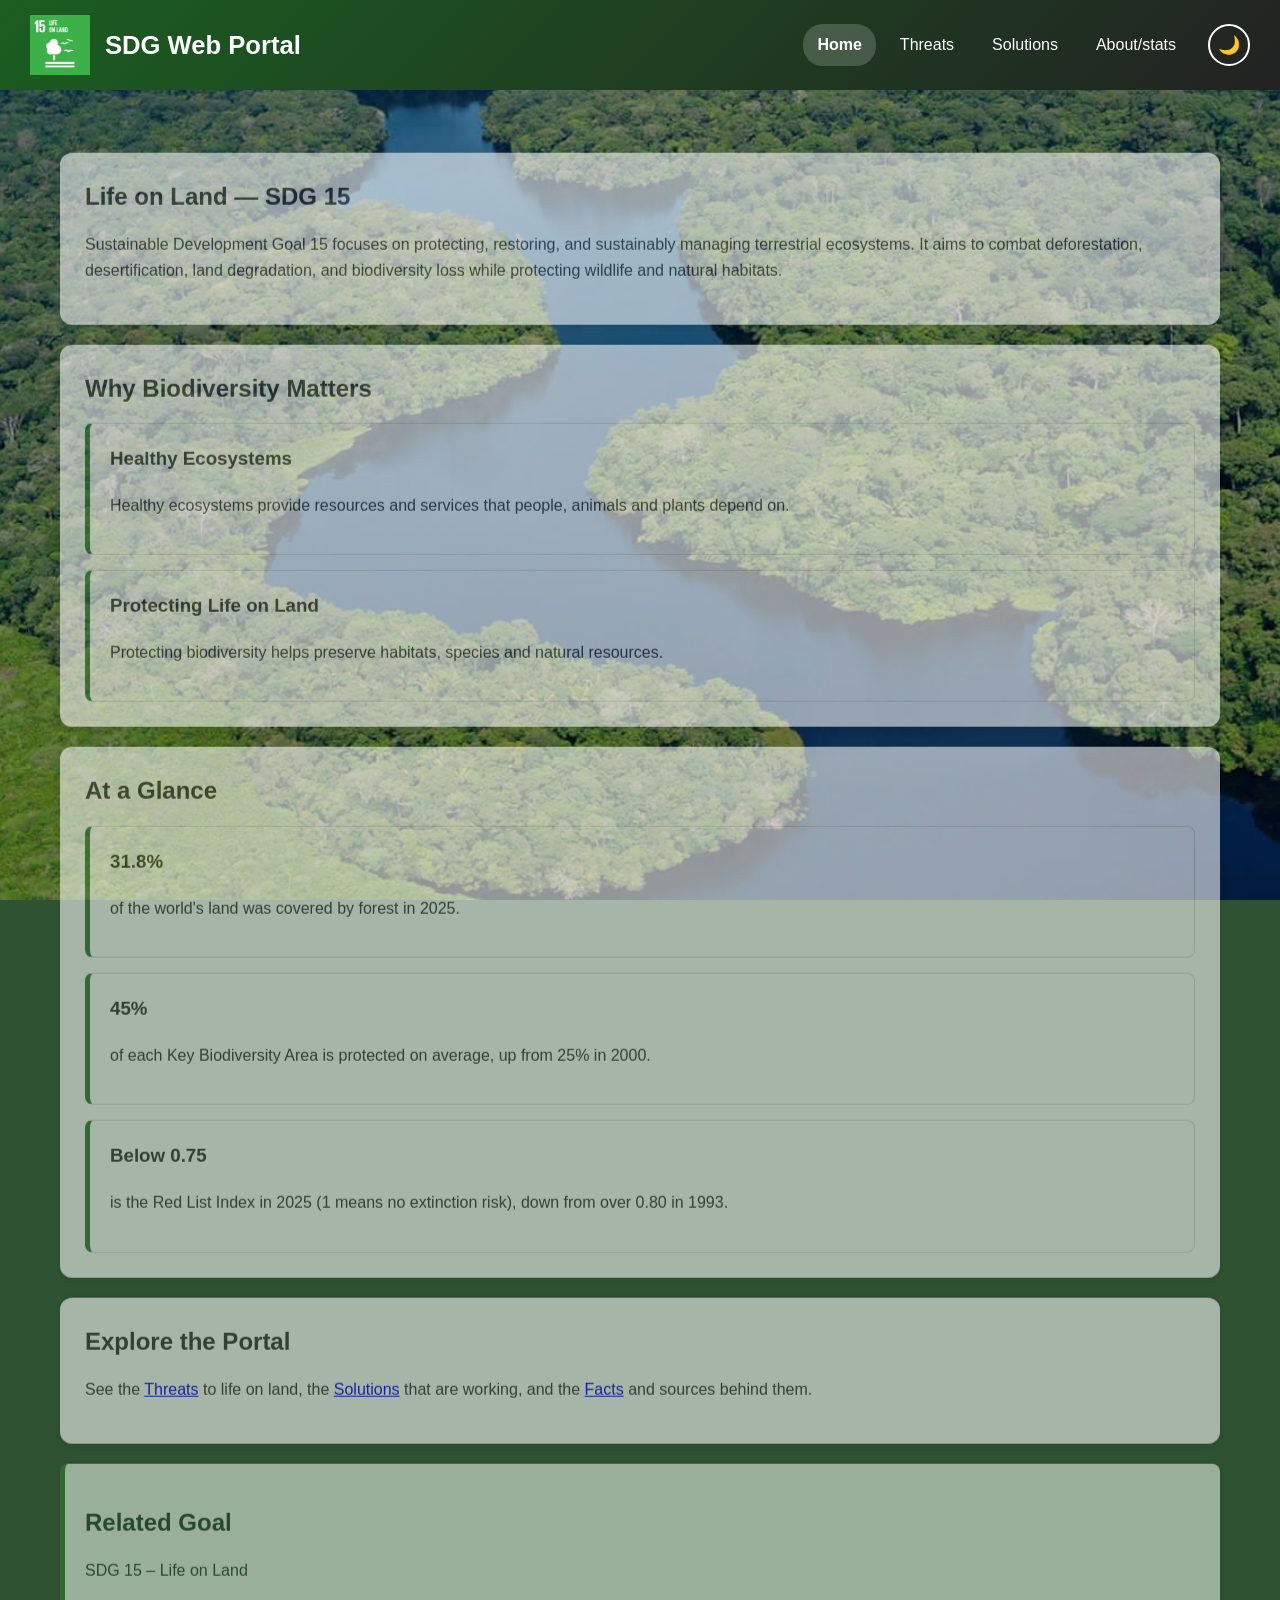
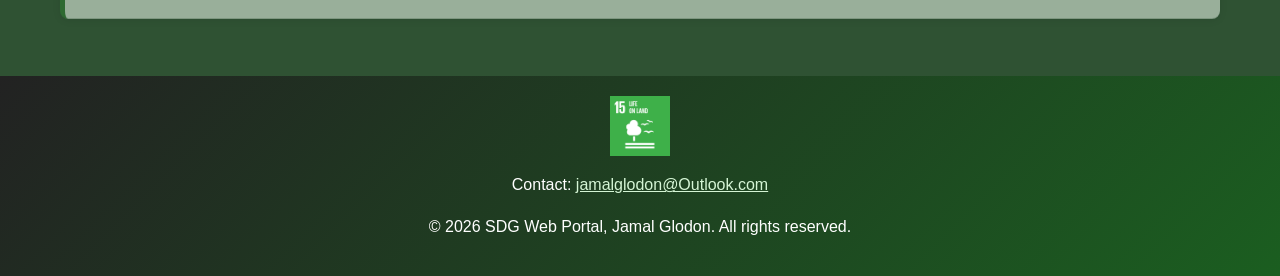
<file: index.html>
<!DOCTYPE html>
<html lang="en">

<head>
    <meta charset="UTF-8">
    <meta name="viewport" content="width=device-width, initial-scale=1.0">
    <meta http-equiv="refresh" content="0; url=html%20pages/index.html">
    <title>SDG 15 - Biodiversity and Ecosystems</title>
</head>

<body>
    <p>
        If you are not redirected automatically,
        <a href="html%20pages/index.html">click here to continue</a>.
    </p>
</body>

</html>
</file>
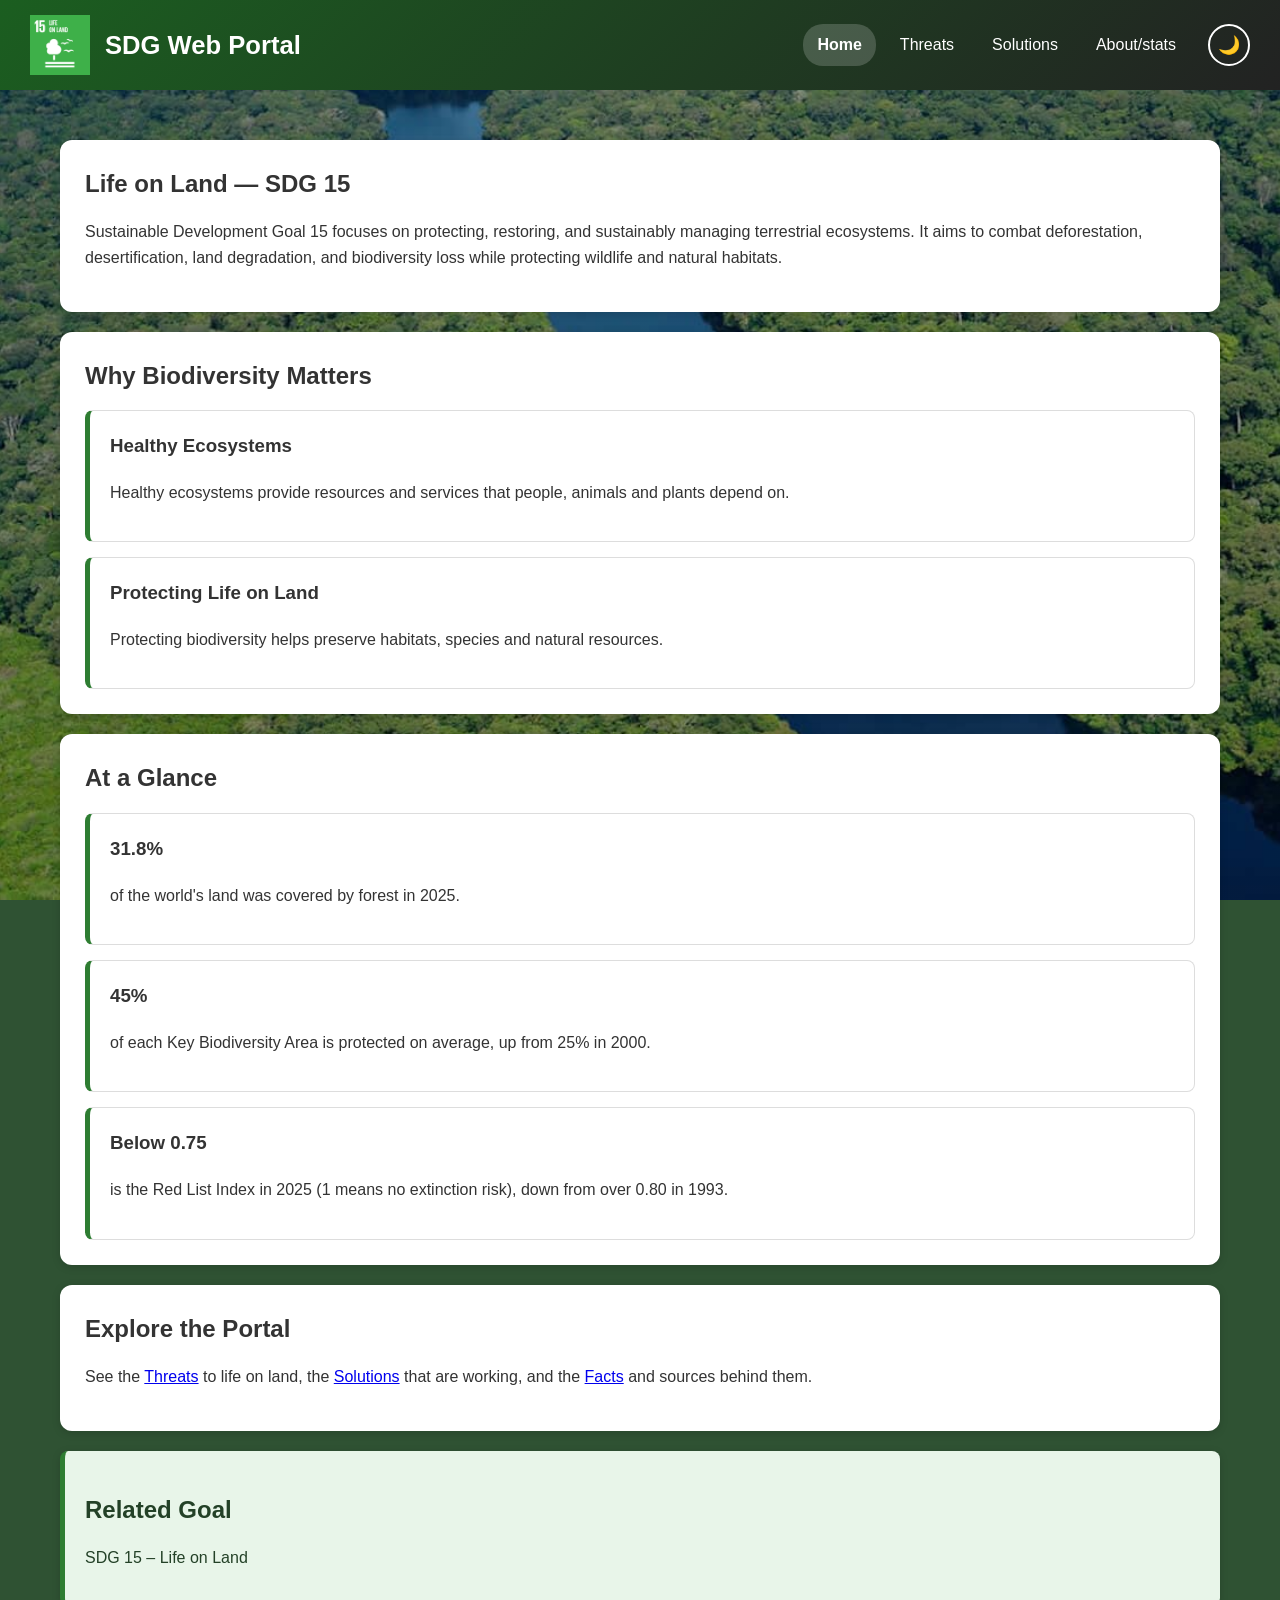
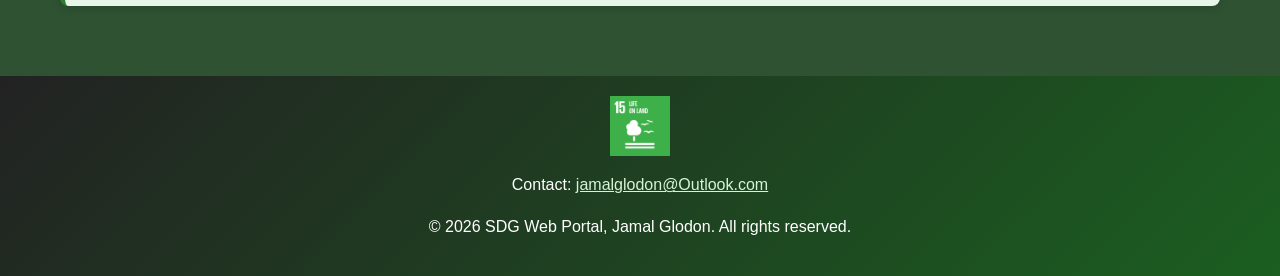
<file: html pages/index.html>
<!DOCTYPE html>
<html lang="en">

<head>
    <meta charset="UTF-8">
    <meta name="viewport" content="width=device-width, initial-scale=1.0">
    <title>Home - Biodiversity and Ecosystems</title>
    <link rel="stylesheet" href="../css/cs.css">
</head>

<body class="bg-home">
    <header>
        <button id="themeToggle" aria-label="Toggle dark or light mode">🌙</button>
        <a href="index.html">
            <img src="../images/logo-for-project.png" alt="Go to the welcome page" class="header-image">
        </a>
        <h1>SDG Web Portal</h1>

        <nav>
            <a href="index.html" aria-current="page">Home</a>
            <a href="Threats.html">Threats</a>
            <a href="Solutions.html">Solutions</a>
            <a href="About.html">About/stats</a>
        </nav>
    </header>

    <main>
        <section>
            <h2>Life on Land — SDG 15</h2>

            <p>
                Sustainable Development Goal 15 focuses on protecting, restoring, and sustainably managing terrestrial ecosystems. It aims to combat deforestation, desertification, land degradation, and biodiversity loss while protecting wildlife and natural habitats.
            </p>
        </section>

        <section>
            <h2>Why Biodiversity Matters</h2>

            <article>
                <h3>Healthy Ecosystems</h3>
                <p>
                    Healthy ecosystems provide resources and services
                    that people, animals and plants depend on.
                </p>
            </article>

            <article>
                <h3>Protecting Life on Land</h3>
                <p>
                    Protecting biodiversity helps preserve habitats,
                    species and natural resources.
                </p>
            </article>
        </section>

        <section>
            <h2>At a Glance</h2>

            <article>
                <h3>31.8%</h3>
                <p>of the world's land was covered by forest in 2025.</p>
            </article>

            <article>
                <h3>45%</h3>
                <p>of each Key Biodiversity Area is protected on average, up from 25% in 2000.</p>
            </article>

            <article>
                <h3>Below 0.75</h3>
                <p>is the Red List Index in 2025 (1 means no extinction risk), down from over 0.80 in 1993.</p>
            </article>
        </section>

        <section>
            <h2>Explore the Portal</h2>
            <p>
                See the <a href="Threats.html">Threats</a> to life on land, the
                <a href="Solutions.html">Solutions</a> that are working, and the
                <a href="About.html">Facts</a> and sources behind them.
            </p>
        </section>

        <aside>
            <h2>Related Goal</h2>
            <p>SDG 15 – Life on Land</p>
        </aside>
    </main>

    <footer>
        <img src="../images/logo-for-project.png" alt="SDG Web Portal logo" class="header-image">

        <p>
            Contact:
            <a href="mailto:jamalglodon@Outlook.com?subject=SDG%2015%20Web%20Portal%20Enquiry">
                jamalglodon@Outlook.com
            </a>
        </p>

        <p>&copy; 2026 SDG Web Portal, Jamal Glodon. All rights reserved.</p>
    </footer>

    <script src="../js/js.js"></script>
</body>

</html>
</file>
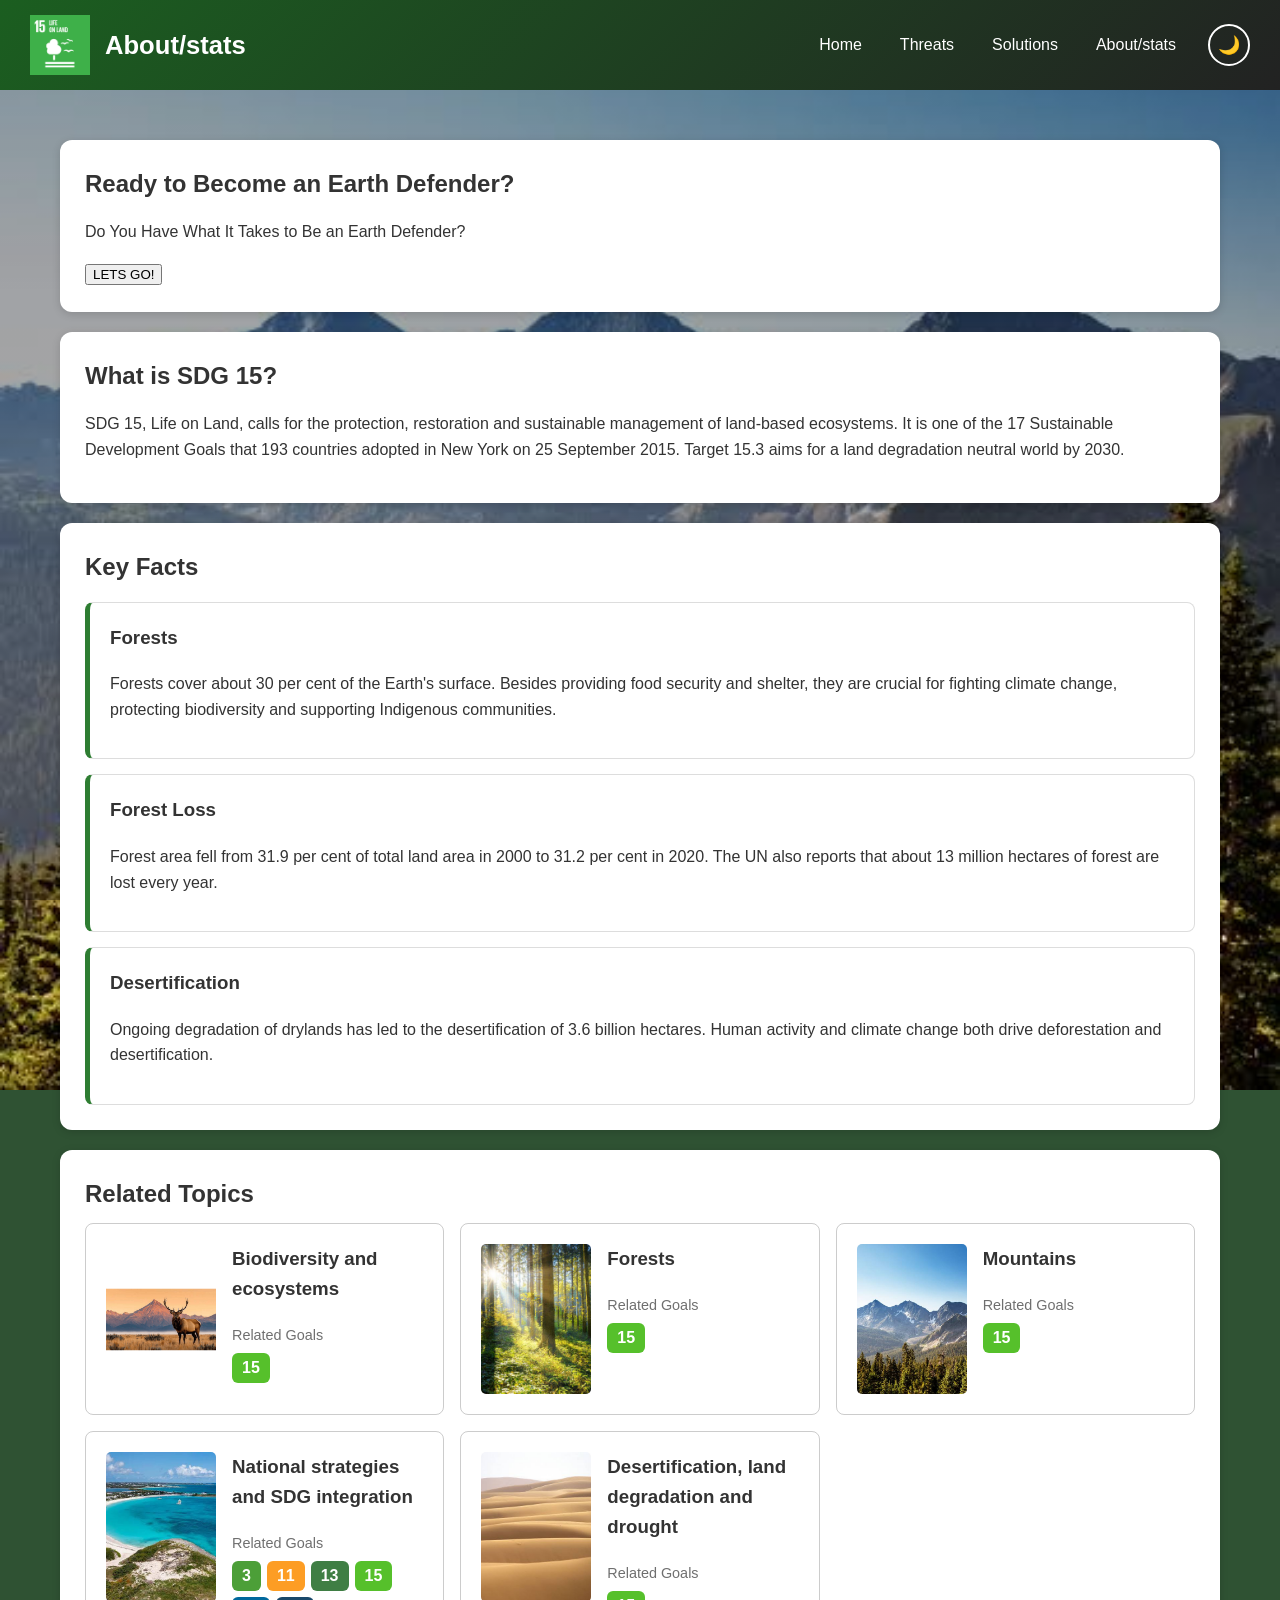
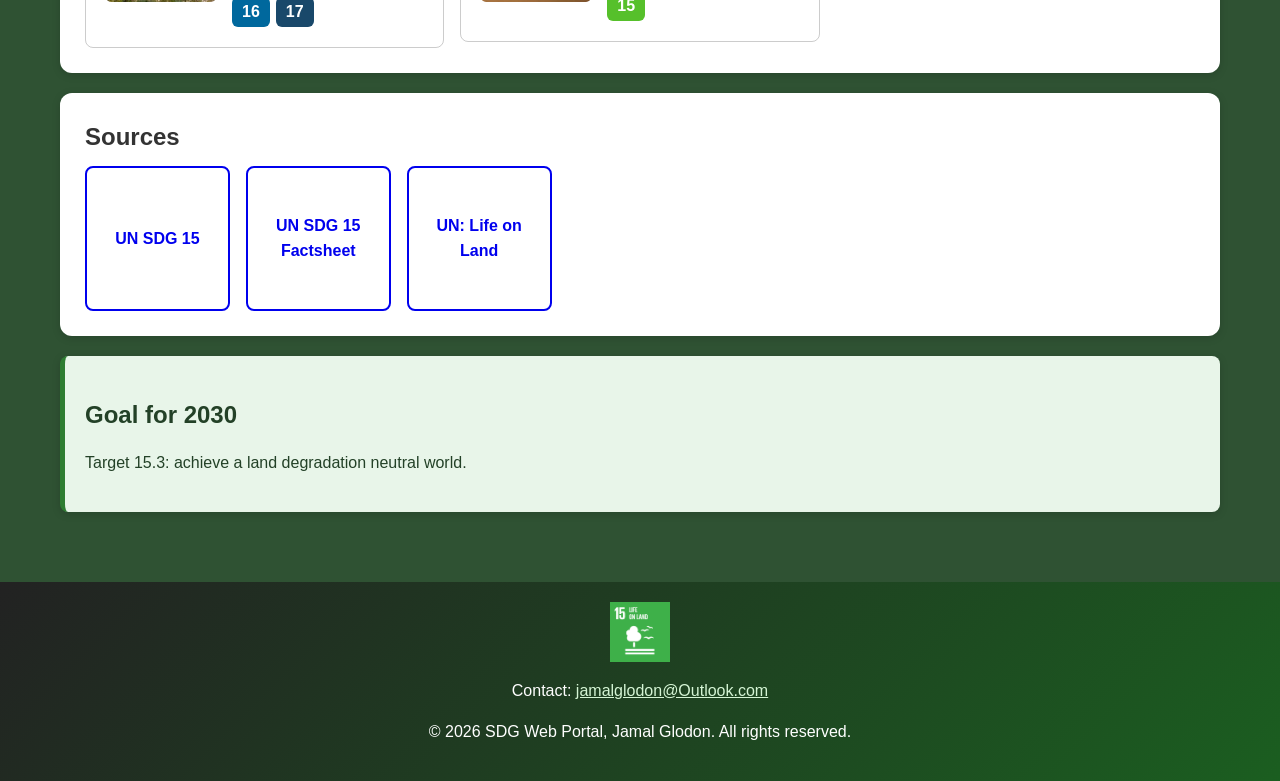
<file: html pages/About.html>
<!DOCTYPE html>
<html lang="en">

<head>
    <meta charset="UTF-8">
    <meta name="viewport" content="width=device-width, initial-scale=1.0">
    <title>About/Facts - Biodiversity and Ecosystems</title>

    <link rel="stylesheet" href="../css/cs.css">
    <!-- Start loading the background photo early to avoid a grey flash -->
    <link rel="preload" as="image" href="../images/Amazon-Rainforest.jpg">
</head>

<body class="bg-facts">
    <header>
        <!-- Icon button: moon in day mode, sun in night mode -->
        <button id="themeToggle" aria-label="Toggle dark or light mode">🌙</button>
        <a href="index.html">
            <img src="../images/logo-for-project.png" alt="Go to the welcome page" class="header-image">
        </a>
        <h1>About/stats</h1>

        <nav>
            <a href="index.html">Home</a>
            <a href="Threats.html">Threats</a>
            <a href="Solutions.html">Solutions</a>
            <a href="About.html">About/stats</a>
        </nav>
    </header>

    <main>
        <section id="explore" class="cta">
            <h2>Ready to Become an Earth Defender?</h2>
            <p>Do You Have What It Takes to Be an Earth Defender?</p>
            <form action="quiz.html">
                <button type="submit" class="btn">LETS GO! </button>
            </form>
            </section>
        <section>
            <h2>What is SDG 15?</h2>

            <p>
                SDG 15, Life on Land, calls for the protection, restoration and sustainable
                management of land-based ecosystems. It is one of the 17 Sustainable
                Development Goals that 193 countries adopted in New York on 25 September 2015.
                Target 15.3 aims for a land degradation neutral world by 2030.
            </p>
        </section>

        <section>
            <h2>Key Facts</h2>

            <article>
                <h3>Forests</h3>
                <p>
                    Forests cover about 30 per cent of the Earth's surface. Besides providing
                    food security and shelter, they are crucial for fighting climate change,
                    protecting biodiversity and supporting Indigenous communities.
                </p>
            </article>

            <article>
                <h3>Forest Loss</h3>
                <p>
                    Forest area fell from 31.9 per cent of total land area in 2000 to
                    31.2 per cent in 2020. The UN also reports that about 13 million hectares
                    of forest are lost every year.
                </p>
            </article>

            <article>
                <h3>Desertification</h3>
                <p>
                    Ongoing degradation of drylands has led to the desertification of
                    3.6 billion hectares. Human activity and climate change both drive
                    deforestation and desertification.
                </p>
            </article>
        </section>

        <section>
            <h2>Related Topics</h2>

            <div class="topic-grid">

                <a href="https://sdgs.un.org/topics/biodiversity-and-ecosystems">
                    <article class="topic-card">
                        <img src="../images/elk-1.png" alt="Elk in a mountain meadow">
                        <div class="topic-info">
                            <h3>Biodiversity and ecosystems</h3>
                            <p class="goals-label">Related Goals</p>
                            <div class="goal-badges">
                                <span class="badge goal-15">15</span>
                            </div>
                        </div>
                    </article>
                </a>

                <a href="https://sdgs.un.org/topics/forests">
                    <article class="topic-card">
                        <img src="../images/sun-light-thr-forest.jpg" alt="Sunlight through a forest">
                        <div class="topic-info">
                            <h3>Forests</h3>
                            <p class="goals-label">Related Goals</p>
                            <div class="goal-badges">
                                <span class="badge goal-15">15</span>
                            </div>
                        </div>
                    </article>
                </a>

                <a href="https://sdgs.un.org/topics/mountains">
                    <article class="topic-card">
                        <img src="../images/mountains.jpg" alt="Mountains">
                        <div class="topic-info">
                            <h3>Mountains</h3>
                            <p class="goals-label">Related Goals</p>
                            <div class="goal-badges">
                                <span class="badge goal-15">15</span>
                            </div>
                        </div>
                    </article>
                </a>

                <a href="https://sdgs.un.org/topics/national-sustainable-development-strategies">
                    <article class="topic-card">
                        <img src="../images/tropical-waters.jpg" alt="Clear tropical water">
                        <div class="topic-info">
                            <h3>National strategies and SDG integration</h3>
                            <p class="goals-label">Related Goals</p>
                            <div class="goal-badges">
                                <span class="badge goal-3">3</span>
                                <span class="badge goal-11">11</span>
                                <span class="badge goal-13">13</span>
                                <span class="badge goal-15">15</span>
                                <span class="badge goal-16">16</span>
                                <span class="badge goal-17">17</span>
                            </div>
                        </div>
                    </article>
                </a>

                <a href="https://sdgs.un.org/topics/desertification-land-degradation-and-drought">
                    <article class="topic-card">
                        <img src="../images/sandDunes.jpg" alt="Sand dunes">
                        <div class="topic-info">
                            <h3>Desertification, land degradation and drought</h3>
                            <p class="goals-label">Related Goals</p>
                            <div class="goal-badges">
                                <span class="badge goal-15">15</span>
                            </div>
                        </div>
                    </article>
                </a>

            </div>
        </section>

        <section>
            <h2>Sources</h2>

            <ul class="source-grid">
                <li>
                    <a class="source-card" href="https://sdgs.un.org/goals/goal15" target="_blank" rel="noopener">
                        UN SDG 15
                    </a>
                </li>
                <li>
                    <a class="source-card" href="https://sdgs.un.org/sites/default/files/2022-07/SDG15_FACTSHEET.pdf"
                        target="_blank" rel="noopener">
                        UN SDG 15 Factsheet
                    </a>
                </li>
                <li>
                    <a class="source-card" href="https://www.un.org/en/node/82132" target="_blank" rel="noopener">
                        UN: Life on Land
                    </a>
                </li>
            </ul>
        </section>

        <aside>
            <h2>Goal for 2030</h2>
            <p>Target 15.3: achieve a land degradation neutral world.</p>
        </aside>

    </main>

    <footer>
        <img src="../images/logo-for-project.png" alt="SDG Web Portal logo" class="header-image">

        <p>
            Contact:
            <a href="mailto:jamalglodon@Outlook.com?subject=SDG%2015%20Web%20Portal%20Enquiry">
                jamalglodon@Outlook.com
            </a>
        </p>

        <p>&copy; 2026 SDG Web Portal, Jamal Glodon. All rights reserved.</p>
    </footer>

    <script src="../js/js.js"></script>
</body>

</html>
</file>
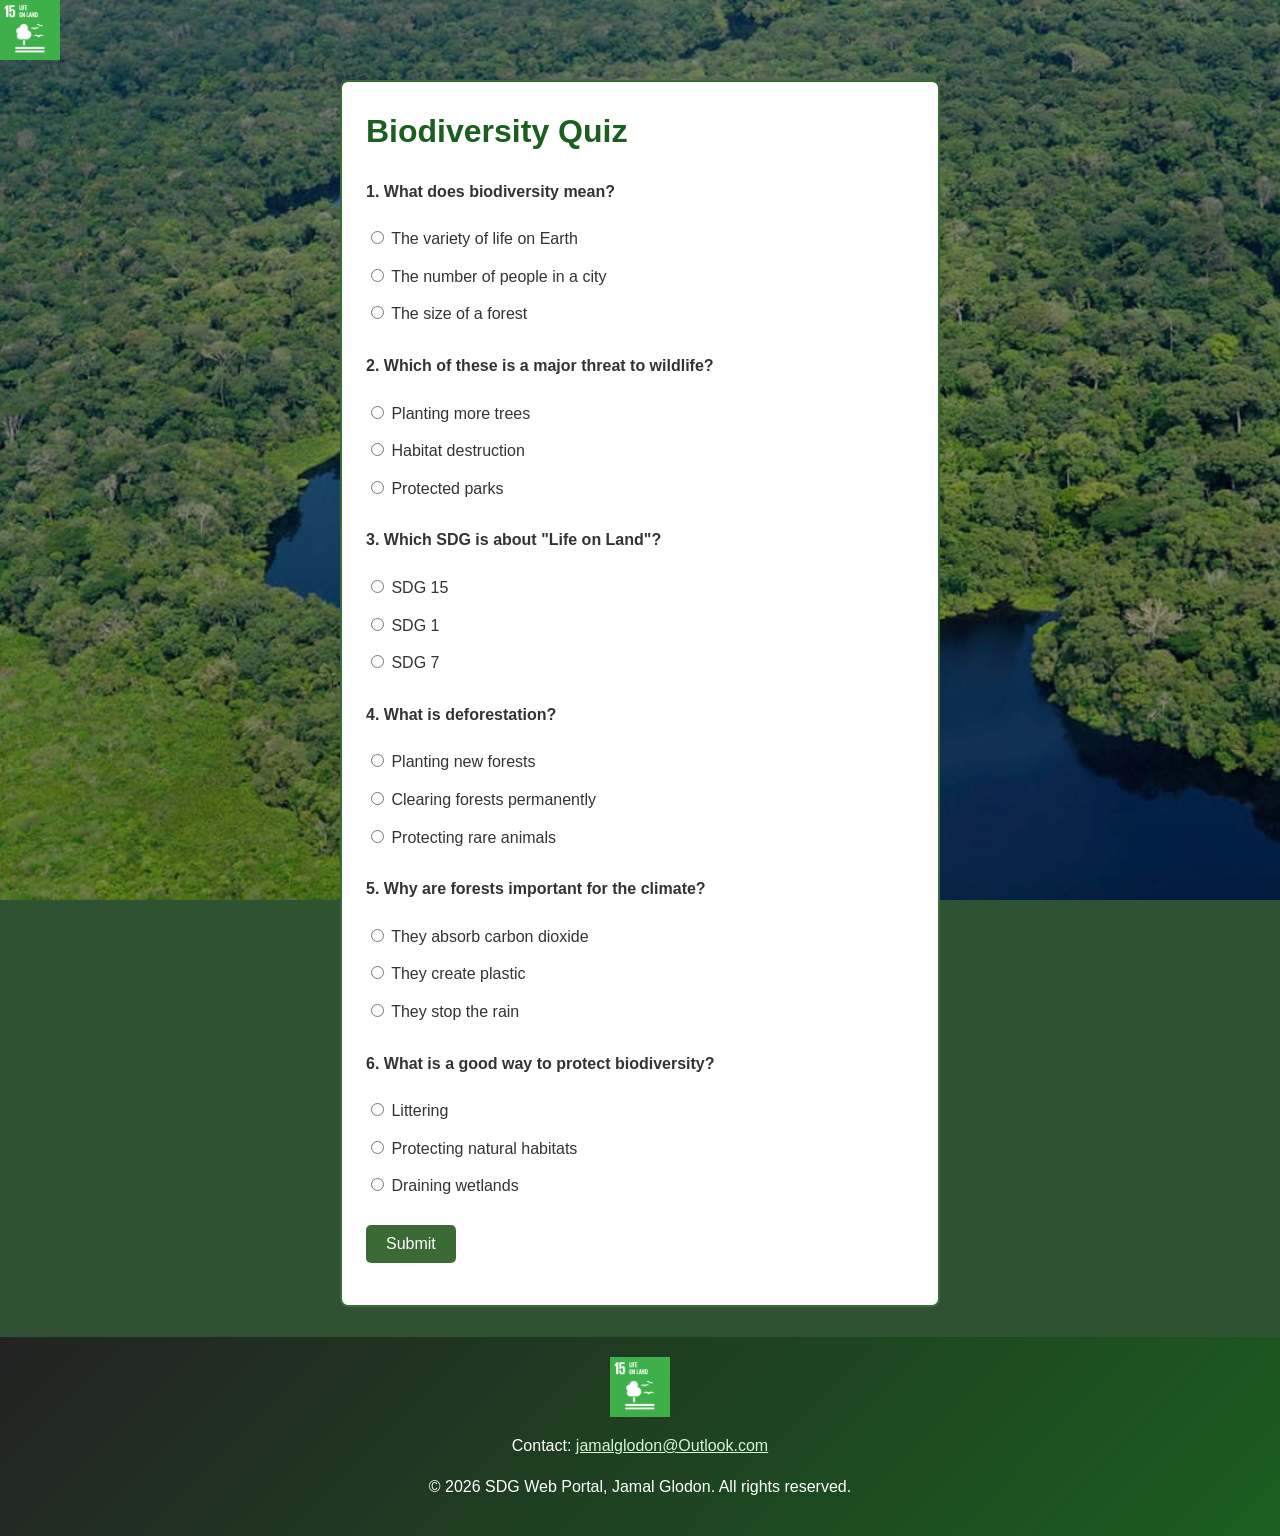
<file: html pages/quiz.html>
<!DOCTYPE html>
<html lang="en">
<head>
  <meta charset="UTF-8">
  <meta name="viewport" content="width=device-width, initial-scale=1">
  <link rel="stylesheet" href="../css/cs.css">
  <title>Biodiversity Quiz</title>


</head>

<body>
      <a href="index.html" class="logo">
            <img  src="../images/logo-for-project.png" alt="Go to the welcome page" >
      </a>
  <div class="quiz-box">
    <h1>Biodiversity Quiz</h1>

    <div class="question">
      <p>1. What does biodiversity mean?</p>
      <label><input type="radio" name="q1" value="a"> The variety of life on Earth</label>
      <label><input type="radio" name="q1" value="b"> The number of people in a city</label>
      <label><input type="radio" name="q1" value="c"> The size of a forest</label>
    </div>

    <div class="question">
      <p>2. Which of these is a major threat to wildlife?</p>
      <label><input type="radio" name="q2" value="a"> Planting more trees</label>
      <label><input type="radio" name="q2" value="b"> Habitat destruction</label>
      <label><input type="radio" name="q2" value="c"> Protected parks</label>
    </div>

    <div class="question">
      <p>3. Which SDG is about "Life on Land"?</p>
      <label><input type="radio" name="q3" value="a"> SDG 15</label>
      <label><input type="radio" name="q3" value="b"> SDG 1</label>
      <label><input type="radio" name="q3" value="c"> SDG 7</label>
    </div>

        <div class="question">
      <p>4. What is deforestation?</p>
      <label><input type="radio" name="q4" value="a"> Planting new forests</label>
      <label><input type="radio" name="q4" value="b"> Clearing forests permanently</label>
      <label><input type="radio" name="q4" value="c"> Protecting rare animals</label>
    </div>

    <div class="question">
      <p>5. Why are forests important for the climate?</p>
      <label><input type="radio" name="q5" value="a"> They absorb carbon dioxide</label>
      <label><input type="radio" name="q5" value="b"> They create plastic</label>
      <label><input type="radio" name="q5" value="c"> They stop the rain</label>
    </div>

    <div class="question">
      <p>6. What is a good way to protect biodiversity?</p>
      <label><input type="radio" name="q6" value="a"> Littering</label>
      <label><input type="radio" name="q6" value="b"> Protecting natural habitats</label>
      <label><input type="radio" name="q6" value="c"> Draining wetlands</label>
    </div>

    <button onclick="checkAnswers()">Submit</button>
    <p id="result"></p>
  </div>

  
    
    <script src="../js/js.js"></script>
 
</body>
    <footer>
        <img src="../images/logo-for-project.png" alt="SDG Web Portal logo" class="header-image">

        <p>
            Contact:
            <a href="mailto:jamalglodon@Outlook.com?subject=SDG%2015%20Web%20Portal%20Enquiry">
                jamalglodon@Outlook.com
            </a>
        </p>

        <p>&copy; 2026 SDG Web Portal, Jamal Glodon. All rights reserved.</p>
    </footer>
</html>
</file>
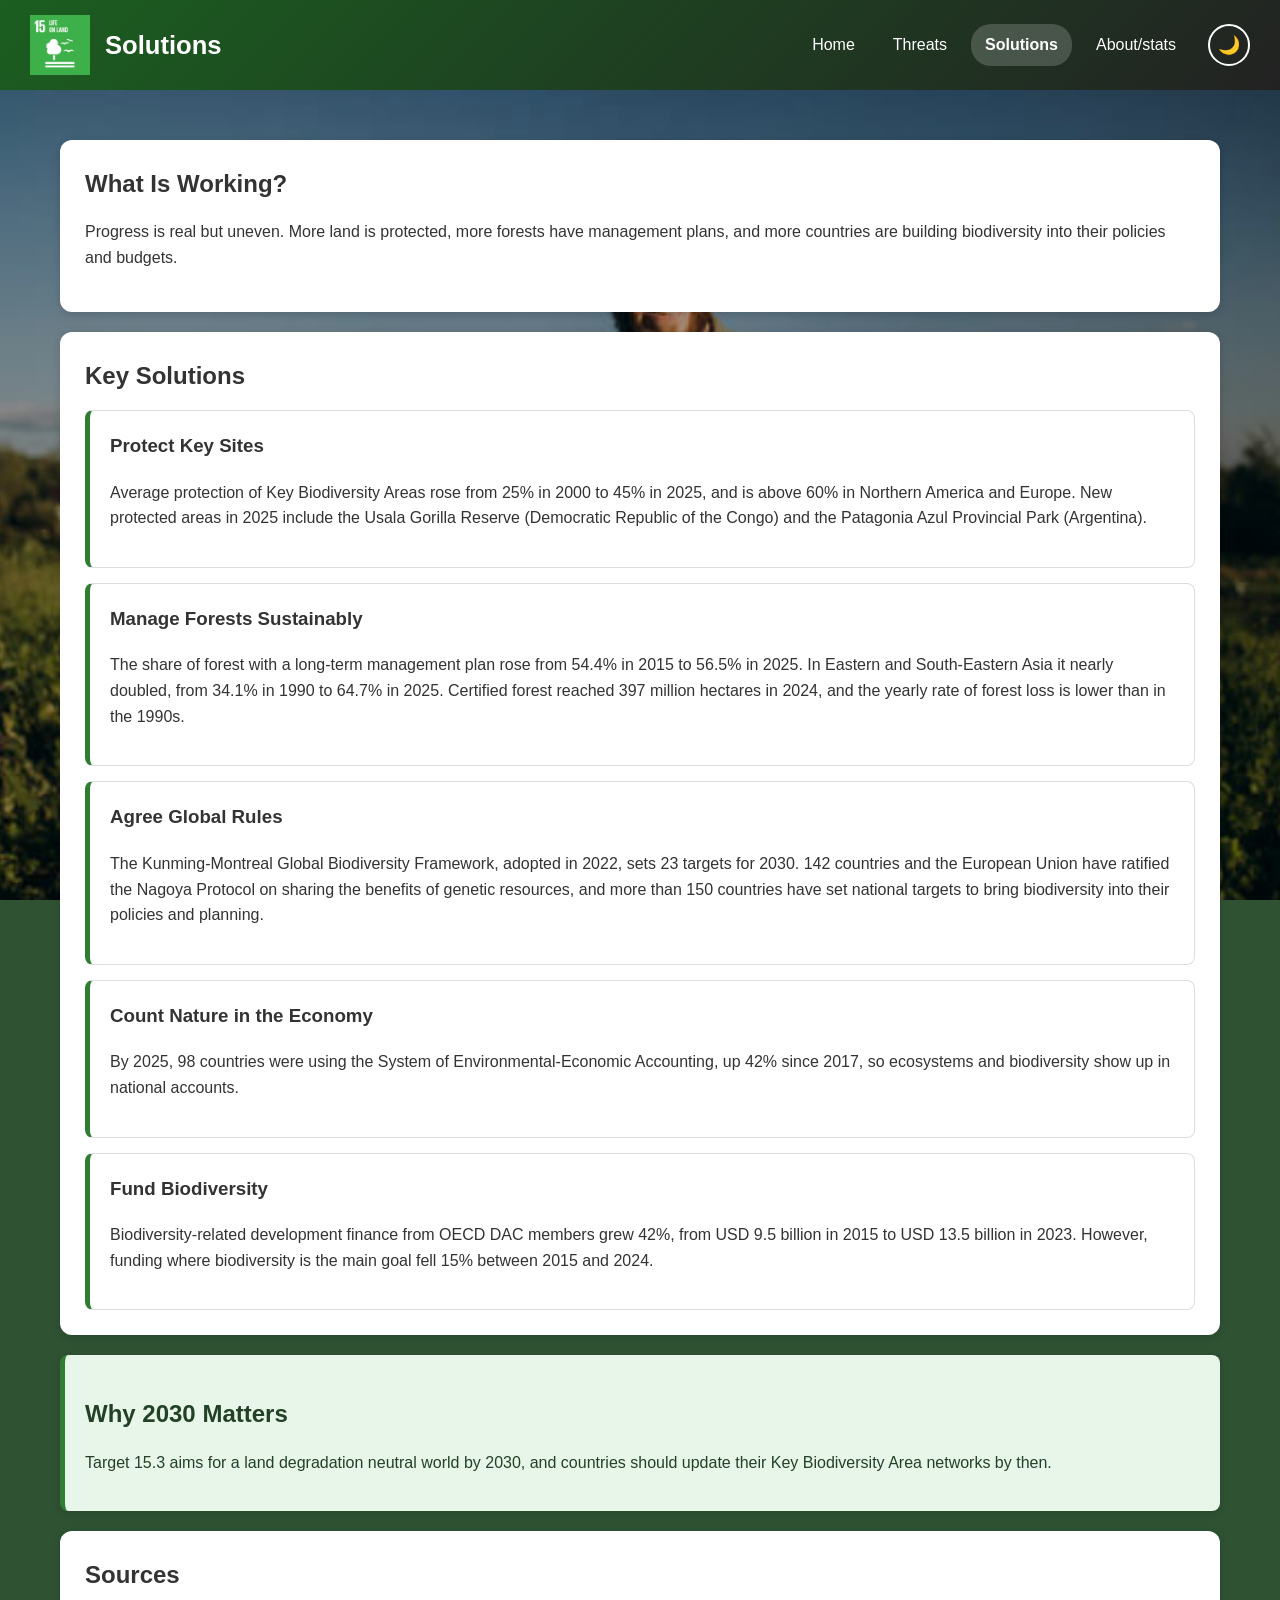
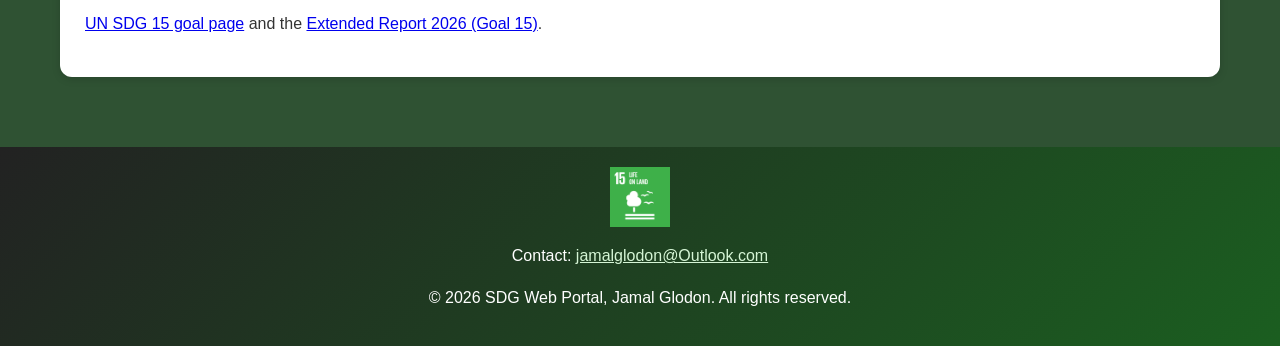
<file: html pages/Solutions.html>
<!DOCTYPE html>
<html lang="en">

<head>
    <meta charset="UTF-8">
    <meta name="viewport" content="width=device-width, initial-scale=1.0">
    <title>Solutions - Biodiversity and Ecosystems</title>

    <link rel="stylesheet" href="../css/cs.css">
</head>

<body class="bg-solutions">
    <header>
        <button id="themeToggle" aria-label="Toggle dark or light mode">🌙</button>
        <a href="index.html">
            <img src="../images/logo-for-project.png" alt="Go to the welcome page" class="header-image">
        </a>
        <h1>Solutions</h1>

        <nav>
            <a href="index.html">Home</a>
            <a href="Threats.html">Threats</a>
            <a href="Solutions.html" aria-current="page">Solutions</a>
            <a href="About.html">About/stats</a>
        </nav>
    </header>

    <main>
        <section>
            <h2>What Is Working?</h2>
            <p>
                Progress is real but uneven. More land is protected, more forests have
                management plans, and more countries are building biodiversity into their
                policies and budgets.
            </p>
        </section>

        <section>
            <h2>Key Solutions</h2>

            <article>
                <h3>Protect Key Sites</h3>
                <p>
                    Average protection of Key Biodiversity Areas rose from 25% in 2000 to 45% in
                    2025, and is above 60% in Northern America and Europe. New protected areas
                    in 2025 include the Usala Gorilla Reserve (Democratic Republic of the Congo)
                    and the Patagonia Azul Provincial Park (Argentina).
                </p>
            </article>

            <article>
                <h3>Manage Forests Sustainably</h3>
                <p>
                    The share of forest with a long-term management plan rose from 54.4% in 2015
                    to 56.5% in 2025. In Eastern and South-Eastern Asia it nearly doubled, from
                    34.1% in 1990 to 64.7% in 2025. Certified forest reached 397 million hectares
                    in 2024, and the yearly rate of forest loss is lower than in the 1990s.
                </p>
            </article>

            <article>
                <h3>Agree Global Rules</h3>
                <p>
                    The Kunming-Montreal Global Biodiversity Framework, adopted in 2022, sets
                    23 targets for 2030. 142 countries and the European Union have ratified the
                    Nagoya Protocol on sharing the benefits of genetic resources, and more than
                    150 countries have set national targets to bring biodiversity into their
                    policies and planning.
                </p>
            </article>

            <article>
                <h3>Count Nature in the Economy</h3>
                <p>
                    By 2025, 98 countries were using the System of Environmental-Economic
                    Accounting, up 42% since 2017, so ecosystems and biodiversity show up in
                    national accounts.
                </p>
            </article>

            <article>
                <h3>Fund Biodiversity</h3>
                <p>
                    Biodiversity-related development finance from OECD DAC members grew 42%,
                    from USD 9.5 billion in 2015 to USD 13.5 billion in 2023. However, funding
                    where biodiversity is the main goal fell 15% between 2015 and 2024.
                </p>
            </article>
        </section>

        <aside>
            <h2>Why 2030 Matters</h2>
            <p>
                Target 15.3 aims for a land degradation neutral world by 2030, and countries
                should update their Key Biodiversity Area networks by then.
            </p>
        </aside>

        <section>
            <h2>Sources</h2>
            <p>
                <a href="https://sdgs.un.org/goals/goal15" target="_blank" rel="noopener">UN SDG 15 goal page</a>
                and the
                <a href="https://unstats.un.org/sdgs/report/2026/extended-report/Extended-Report-2026_Goal-15.pdf"
                    target="_blank" rel="noopener">Extended Report 2026 (Goal 15)</a>.
            </p>
        </section>
    </main>

    <footer>
        <img src="../images/logo-for-project.png" alt="SDG Web Portal logo" class="header-image">

        <p>
            Contact:
            <a href="mailto:jamalglodon@Outlook.com?subject=SDG%2015%20Web%20Portal%20Enquiry">
                jamalglodon@Outlook.com
            </a>
        </p>

        <p>&copy; 2026 SDG Web Portal, Jamal Glodon. All rights reserved.</p>
    </footer>

    <script src="../js/js.js"></script>
</body>

</html>
</file>
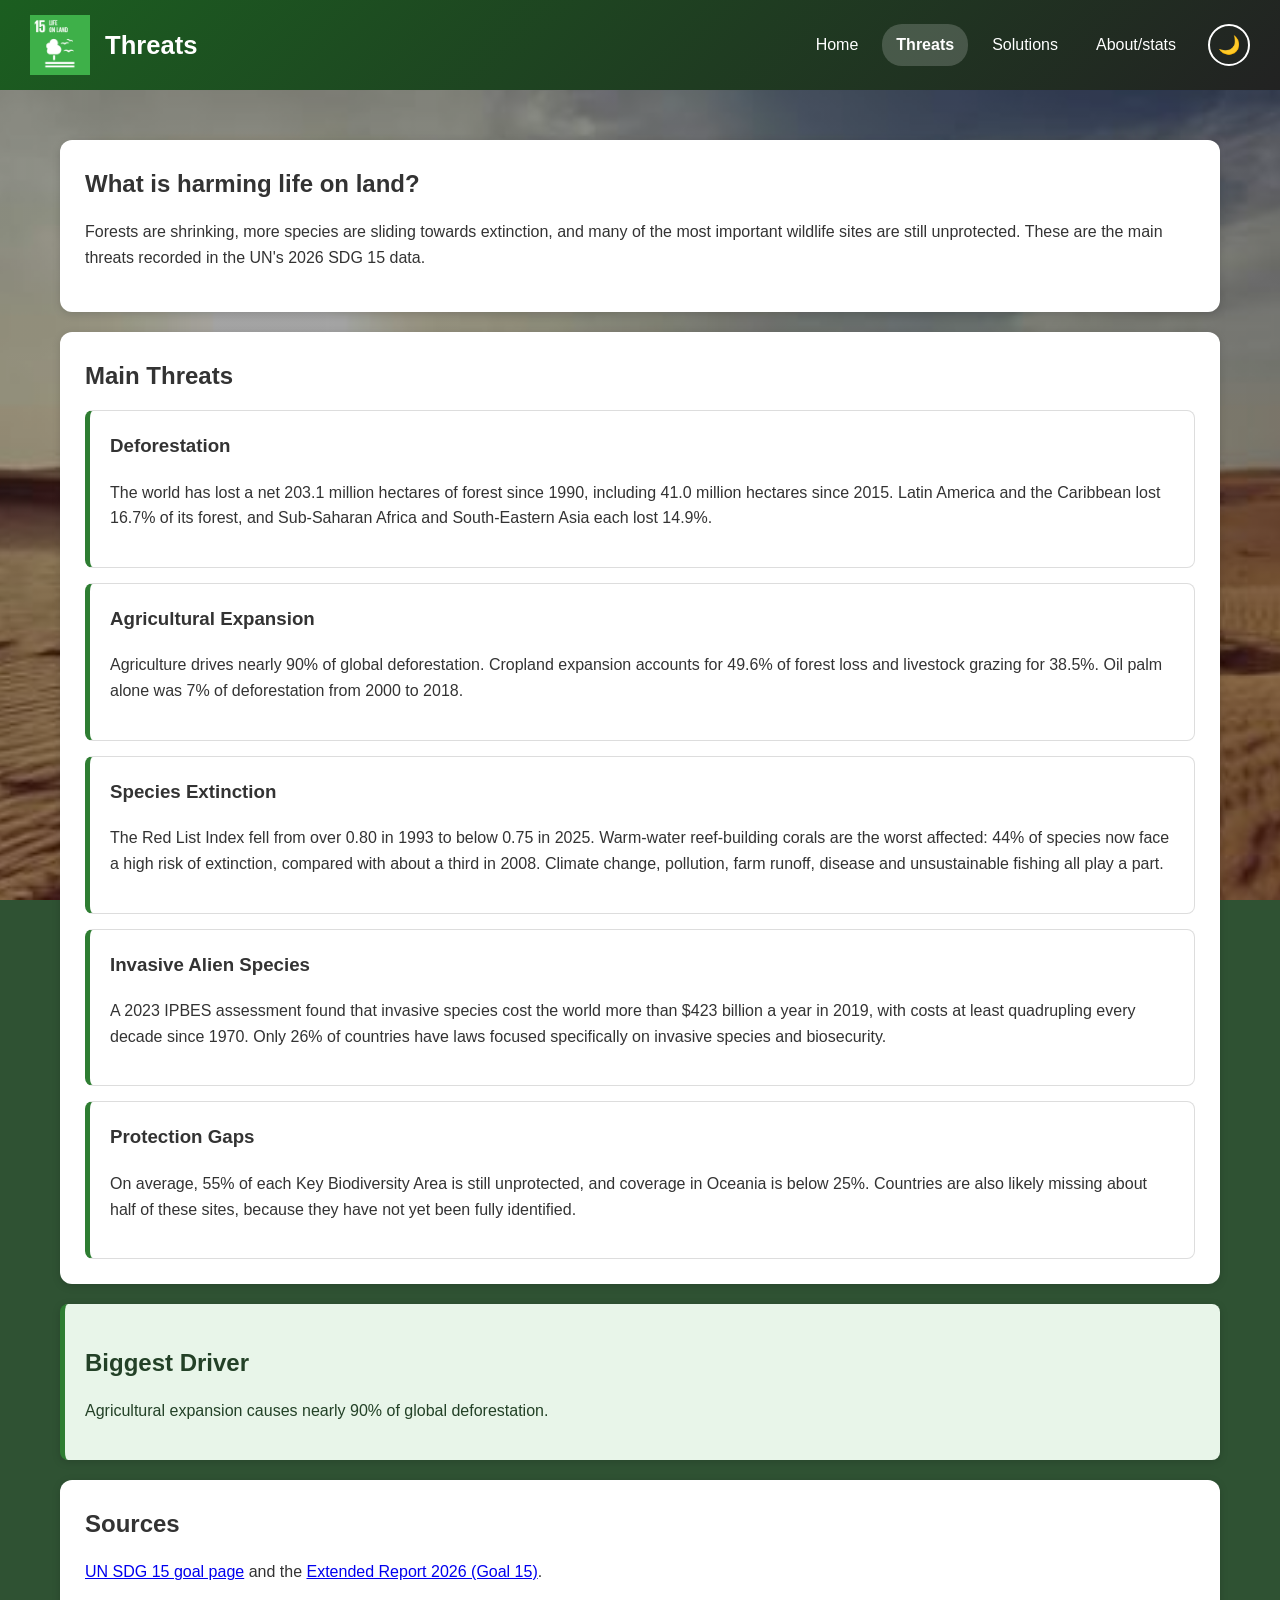
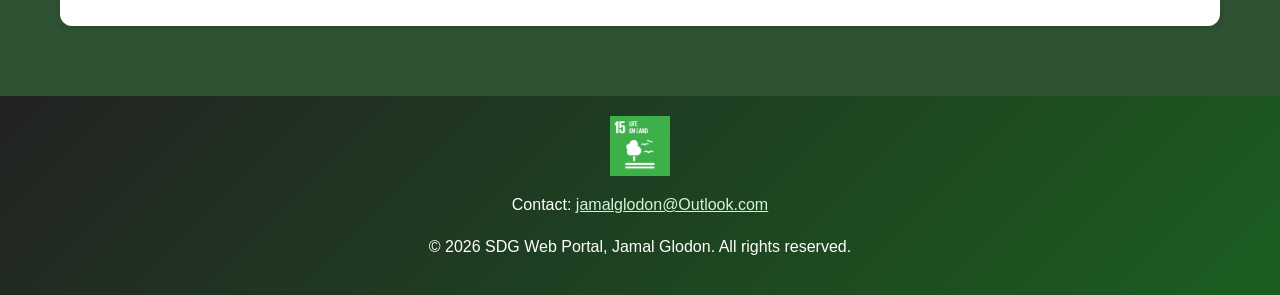
<file: html pages/Threats.html>
<!DOCTYPE html>
<html lang="en">

<head>
    <meta charset="UTF-8">
    <meta name="viewport" content="width=device-width, initial-scale=1.0">
    <title>Threats - Biodiversity and Ecosystems</title>

    <link rel="stylesheet" href="../css/cs.css">
</head>

<body class="bg-threats">
    <header>
        <button id="themeToggle" aria-label="Toggle dark or light mode">🌙</button>
        <a href="index.html">
            <img src="../images/logo-for-project.png" alt="Go to the welcome page" class="header-image">
        </a>
        <h1>Threats</h1>

        <nav>
            <a href="index.html">Home</a>
            <a href="Threats.html" aria-current="page">Threats</a>
            <a href="Solutions.html">Solutions</a>
            <a href="About.html">About/stats</a>
        </nav>
    </header>

    <main>
        <section>
            <h2>What is harming life on land?</h2>
            <p>
                Forests are shrinking, more species are sliding towards extinction, and many of the
                most important wildlife sites are still unprotected. These are the main threats
                recorded in the UN's 2026 SDG 15 data.
            </p>
        </section>

        <section>
            <h2>Main Threats</h2>

            <article>
                <h3>Deforestation</h3>
                <p>
                    The world has lost a net 203.1 million hectares of forest since 1990,
                    including 41.0 million hectares since 2015. Latin America and the Caribbean
                    lost 16.7% of its forest, and Sub-Saharan Africa and South-Eastern Asia
                    each lost 14.9%.
                </p>
            </article>

            <article>
                <h3>Agricultural Expansion</h3>
                <p>
                    Agriculture drives nearly 90% of global deforestation. Cropland expansion
                    accounts for 49.6% of forest loss and livestock grazing for 38.5%. Oil palm
                    alone was 7% of deforestation from 2000 to 2018.
                </p>
            </article>

            <article>
                <h3>Species Extinction</h3>
                <p>
                    The Red List Index fell from over 0.80 in 1993 to below 0.75 in 2025.
                    Warm-water reef-building corals are the worst affected: 44% of species
                    now face a high risk of extinction, compared with about a third in 2008.
                    Climate change, pollution, farm runoff, disease and unsustainable fishing
                    all play a part.
                </p>
            </article>

            <article>
                <h3>Invasive Alien Species</h3>
                <p>
                    A 2023 IPBES assessment found that invasive species cost the world more
                    than $423 billion a year in 2019, with costs at least quadrupling every
                    decade since 1970. Only 26% of countries have laws focused specifically on
                    invasive species and biosecurity.
                </p>
            </article>

            <article>
                <h3>Protection Gaps</h3>
                <p>
                    On average, 55% of each Key Biodiversity Area is still unprotected, and
                    coverage in Oceania is below 25%. Countries are also likely missing about
                    half of these sites, because they have not yet been fully identified.
                </p>
            </article>
        </section>

        <aside>
            <h2>Biggest Driver</h2>
            <p>Agricultural expansion causes nearly 90% of global deforestation.</p>
        </aside>

        <section>
            <h2>Sources</h2>
            <p>
                <a href="https://sdgs.un.org/goals/goal15" target="_blank" rel="noopener">UN SDG 15 goal page</a>
                and the
                <a href="https://unstats.un.org/sdgs/report/2026/extended-report/Extended-Report-2026_Goal-15.pdf"
                    target="_blank" rel="noopener">Extended Report 2026 (Goal 15)</a>.
            </p>
        </section>
    </main>

    <footer>
        <img src="../images/logo-for-project.png" alt="SDG Web Portal logo" class="header-image">

        <p>
            Contact:
            <a href="mailto:jamalglodon@Outlook.com?subject=SDG%2015%20Web%20Portal%20Enquiry">
                jamalglodon@Outlook.com
            </a>
        </p>

        <p>&copy; 2026 SDG Web Portal, Jamal Glodon. All rights reserved.</p>
    </footer>

    <script src="../js/js.js"></script>
</body>

</html>
</file>
<file: css/cs.css>
/* Overall page */
body {
    margin: 0;
    font-family: Arial, sans-serif;
    line-height: 1.6;
    background-color: #2f5233;
    color: #333;

    /* Background image */
    --bg-image: url("../images/Amazon-Rainforest.jpg");
    --overlay: rgba(0, 0, 0, 0.35);

    background-image:
        linear-gradient(var(--overlay), var(--overlay)),
        var(--bg-image);
    background-repeat: no-repeat;
    background-position: center;
    background-attachment: scroll;
    background-size: cover;

    transition: color 0.4s ease;
}

* {
    box-sizing: border-box;
}

img {
    max-width: 100%;
}

/* Header */
header {
    background: linear-gradient(135deg, #1b5e20, #222);
    color: white;
    padding: 12px 15px;
    display: flex;
    align-items: center;
    flex-wrap: wrap;
    gap: 10px;
}

header > a {
    order: 1;
    flex-shrink: 0;
}

header img {
    display: block;
    width: 45px;
}

header h1 {
    order: 2;
    flex: 1;
    min-width: 0;
    margin: 0;
    font-size: 1.2rem;
}

header nav {
    order: 4;
    width: 100%;
    margin-top: 0;
    display: flex;
    flex-wrap: wrap;
    justify-content: center;
    gap: 4px;
}

header #themeToggle {
    order: 3;
    flex-shrink: 0;
}

/* Navigation */
nav a {
    color: white;
    text-decoration: none;
    display: inline-block;
    margin: 3px;
    padding: 8px 10px;
    border-radius: 20px;
    transition: background-color 0.3s ease, transform 0.2s ease;
}

nav a:hover,
nav a:focus-visible {
    background-color: #2e7d32;
}

nav a:active {
    background-color: #1b5e20;
    transform: scale(0.96);
}

nav a[aria-current="page"] {
    background-color: rgba(255, 255, 255, 0.18);
    font-weight: bold;
}

/* Main content */
main {
    width: 100%;
    max-width: 1200px;
    margin: 15px auto;
    padding: 10px;
}

/* Sections */
section {
    background-color: white;
    color: #333;
    padding: 15px;
    margin-bottom: 20px;
    border-radius: 12px;
    box-shadow: 0 2px 8px rgba(0, 0, 0, 0.15);
    transition: transform 0.3s ease,
                box-shadow 0.3s ease,
                background-color 0.4s ease,
                color 0.4s ease;
}

section h2 {
    margin-top: 0;
    margin-bottom: 10px;
}

@media (hover: hover) and (pointer: fine) {
    section:hover {
        transform: translateY(-4px);
        box-shadow: 0 8px 20px rgba(0, 0, 0, 0.25);
    }
}

/* Headings */
h1, h2, h3 {
    font-family: 'Poppins', Arial, sans-serif;
}

h2 {
    margin-bottom: 10px;
}

/* Articles */
article {
    border: 1px solid #ddd;
    border-left: 5px solid #2e7d32;
    padding: 15px;
    margin-top: 15px;
    border-radius: 8px;
    transition: border-color 0.4s ease;
}

article h3 {
    margin-top: 0;
}

/* Aside */
aside {
    background-color: #e8f5e9;
    color: #234127;
    padding: 18px;
    margin-bottom: 20px;
    border-left: 5px solid #2e7d32;
    border-radius: 8px;
    transition: background-color 0.4s ease,
                color 0.4s ease,
                border-color 0.4s ease;
    box-shadow: 0 2px 8px rgba(0, 0, 0, 0.15);
}

/* Footer */
footer {
    background: linear-gradient(135deg, #222, #1b5e20);
    color: white;
    text-align: center;
    padding: 20px 15px;
    margin-top: 30px;
    position: relative;
}

footer img {
    display: block;
    width: 60px;
    margin: 0 auto 10px;
}

footer a {
    color: #d5f5d5;
}

footer a:hover {
    color: white;
    text-decoration: underline;
}

/* Theme toggle */
#themeToggle {
    background-color: transparent;
    color: white;
    border: 2px solid white;
    border-radius: 50%;
    width: 42px;
    height: 42px;
    padding: 0;
    font-size: 18px;
    cursor: pointer;
    transition: background-color 0.3s ease, transform 0.3s ease;
}

#themeToggle:hover {
    background-color: rgba(255, 255, 255, 0.25);
    transform: rotate(20deg);
}

/* Animations */
@keyframes fadeIn {
    from { opacity: 0; }
    to { opacity: 1; }
}

@keyframes fadeUp {
    from {
        opacity: 0;
        transform: translateY(30px);
    }
    to {
        opacity: 1;
        transform: translateY(0);
    }
}

main > * {
    animation: fadeUp 0.7s ease both;
}

/* Sources grid */
.source-grid {
    list-style: none;
    margin: 0;
    padding: 0;
    display: grid;
    grid-template-columns: repeat(2, minmax(0, 1fr));
    gap: 12px;
}

.source-card {
    min-width: 0;
    min-height: 100px;
    display: flex;
    align-items: center;
    justify-content: center;
    text-align: center;
    padding: 10px;
    border: 2px solid currentColor;
    border-radius: 8px;
    text-decoration: none;
    font-weight: bold;
    overflow-wrap: anywhere;
}

/* Topic grid */
.topic-grid {
    display: grid;
    grid-template-columns: 1fr;
    gap: 16px;
}

.topic-grid a {
    color: inherit;
    text-decoration: none;
}

.topic-card {
    display: flex;
    flex-direction: column;
    gap: 12px;
    min-width: 0;
    padding: 15px;
    margin-top: 0;
    border: 1px solid rgba(128, 128, 128, 0.4);
}

.topic-card img {
    display: block;
    width: 100%;
    height: 180px;
    object-fit: cover;
    border-radius: 5px;
}

.topic-info {
    display: flex;
    flex-direction: column;
    min-width: 0;
}

.topic-info h3 {
    margin: 0 0 8px;
    overflow-wrap: anywhere;
}

.goals-label {
    margin: 12px 0 6px;
    font-size: 0.9rem;
    opacity: 0.7;
}

.goal-badges {
    display: flex;
    flex-wrap: wrap;
    gap: 6px;
}

.badge {
    color: white;
    font-weight: bold;
    padding: 2px 10px;
    border-radius: 6px;
}

.goal-3  { background-color: #4C9F38; }
.goal-11 { background-color: #FD9D24; }
.goal-13 { background-color: #3F7E44; }
.goal-15 { background-color: #56C02B; }
.goal-16 { background-color: #00689D; }
.goal-17 { background-color: #19486A; }

/* Page background variations */
body.bg-home {
    --bg-image: url("../images/Amazon-Rainforest.jpg");
}

body.bg-threats {
    --bg-image: url("../images/dessert.jpg");
}

body.bg-solutions {
    --bg-image: url("../images/solutions.jpg");
}

body.bg-facts {
    --bg-image: url("../images/mountains.jpg");
}

/* Desktop screens */
@media (min-width: 769px) {
    body {
        background-attachment: fixed;
    }

    header {
        padding: 15px 30px;
        gap: 15px;
    }

    header img {
        width: 60px;
    }

    header h1 {
        flex: 0 1 auto;
        margin-right: auto;
        font-size: 1.6rem;
    }

    header nav {
        order: 3;
        width: auto;
        margin-left: auto;
    }

    header #themeToggle {
        order: 4;
    }

    nav a {
        margin: 0 3px;
        padding: 8px 14px;
    }

    main {
        margin: 30px auto;
        padding: 20px;
    }

    section {
        padding: 25px;
    }

    article {
        padding: 20px;
    }

    aside {
        padding: 20px;
    }

    .topic-grid {
        grid-template-columns: repeat(auto-fit, minmax(320px, 1fr));
    }

    .topic-card {
        flex-direction: row;
        gap: 16px;
        padding: 20px;
    }

    .topic-card img {
        width: 110px;
        height: 150px;
        flex-shrink: 0;
    }

    .source-grid {
        grid-template-columns: repeat(auto-fill, minmax(140px, 1fr));
        gap: 16px;
    }

    .source-card {
        aspect-ratio: 1 / 1;
    }
}

/* Dark mode */
body.night {
    color: #e6ecff;
    --overlay: rgba(5, 10, 30, 0.65);
    background-color: #0a1224;
}

body.night header {
    background: linear-gradient(135deg, #0a1224, #16223f);
}

body.night footer {
    background: linear-gradient(135deg, #16223f, #0a1224);
}

body.night section,
body.night article {
    background-color: #16223f;
    color: #e6ecff;
    border-color: #2a3a66;
}

body.night article {
    border-left-color: #56C02B;
}

body.night aside {
    background-color: #16223f;
    color: #e6ecff;
    border-left-color: #56C02B;
}

body.night .source-card {
    border-color: #7084b8;
}

body.night footer a {
    color: #c6e1ff;
}

/* ===== Quiz page =====  */
.quiz-box {
    max-width: 600px;
    margin: 20px auto;
    padding: 24px;
    background-color: white;
    color: #333;
    border-radius: 8px;
    border: 2px solid #3b6b35;
    transition: background-color 0.4s ease, color 0.4s ease;
}

.quiz-box h1 {
    color: #1b5e20;
    margin-top: 0;
}

.quiz-box .question {
    margin-bottom: 20px;
}

.quiz-box .question p {
    font-weight: bold;
}

.quiz-box label {
    display: block;
    padding: 6px 0;
    cursor: pointer;
}

.quiz-box label:hover {
    text-decoration: underline;
}

.quiz-box button {
    background-color: #3b6b35;
    color: white;
    border: none;
    padding: 10px 20px;
    font-size: 16px;
    border-radius: 5px;
    cursor: pointer;
}

.quiz-box button:hover {
    background-color: #2d5128;
}

.quiz-box button:active {
    transform: scale(0.96);
}

#result {
    margin-top: 16px;
    font-size: 18px;
    font-weight: bold;
}

/* Quiz box in dark mode */
body.night .quiz-box {
    background-color: #16223f;
    color: #e6ecff;
    border-color: #56C02B;
}

body.night .quiz-box h1 {
    color: #8be26b;
}

/* Logo size */
.logo img {
    display: block;
    width: 45px;
    height: auto;
}

@media (min-width: 769px) {
    .logo img {
        width: 60px;
    }
}
</file>
